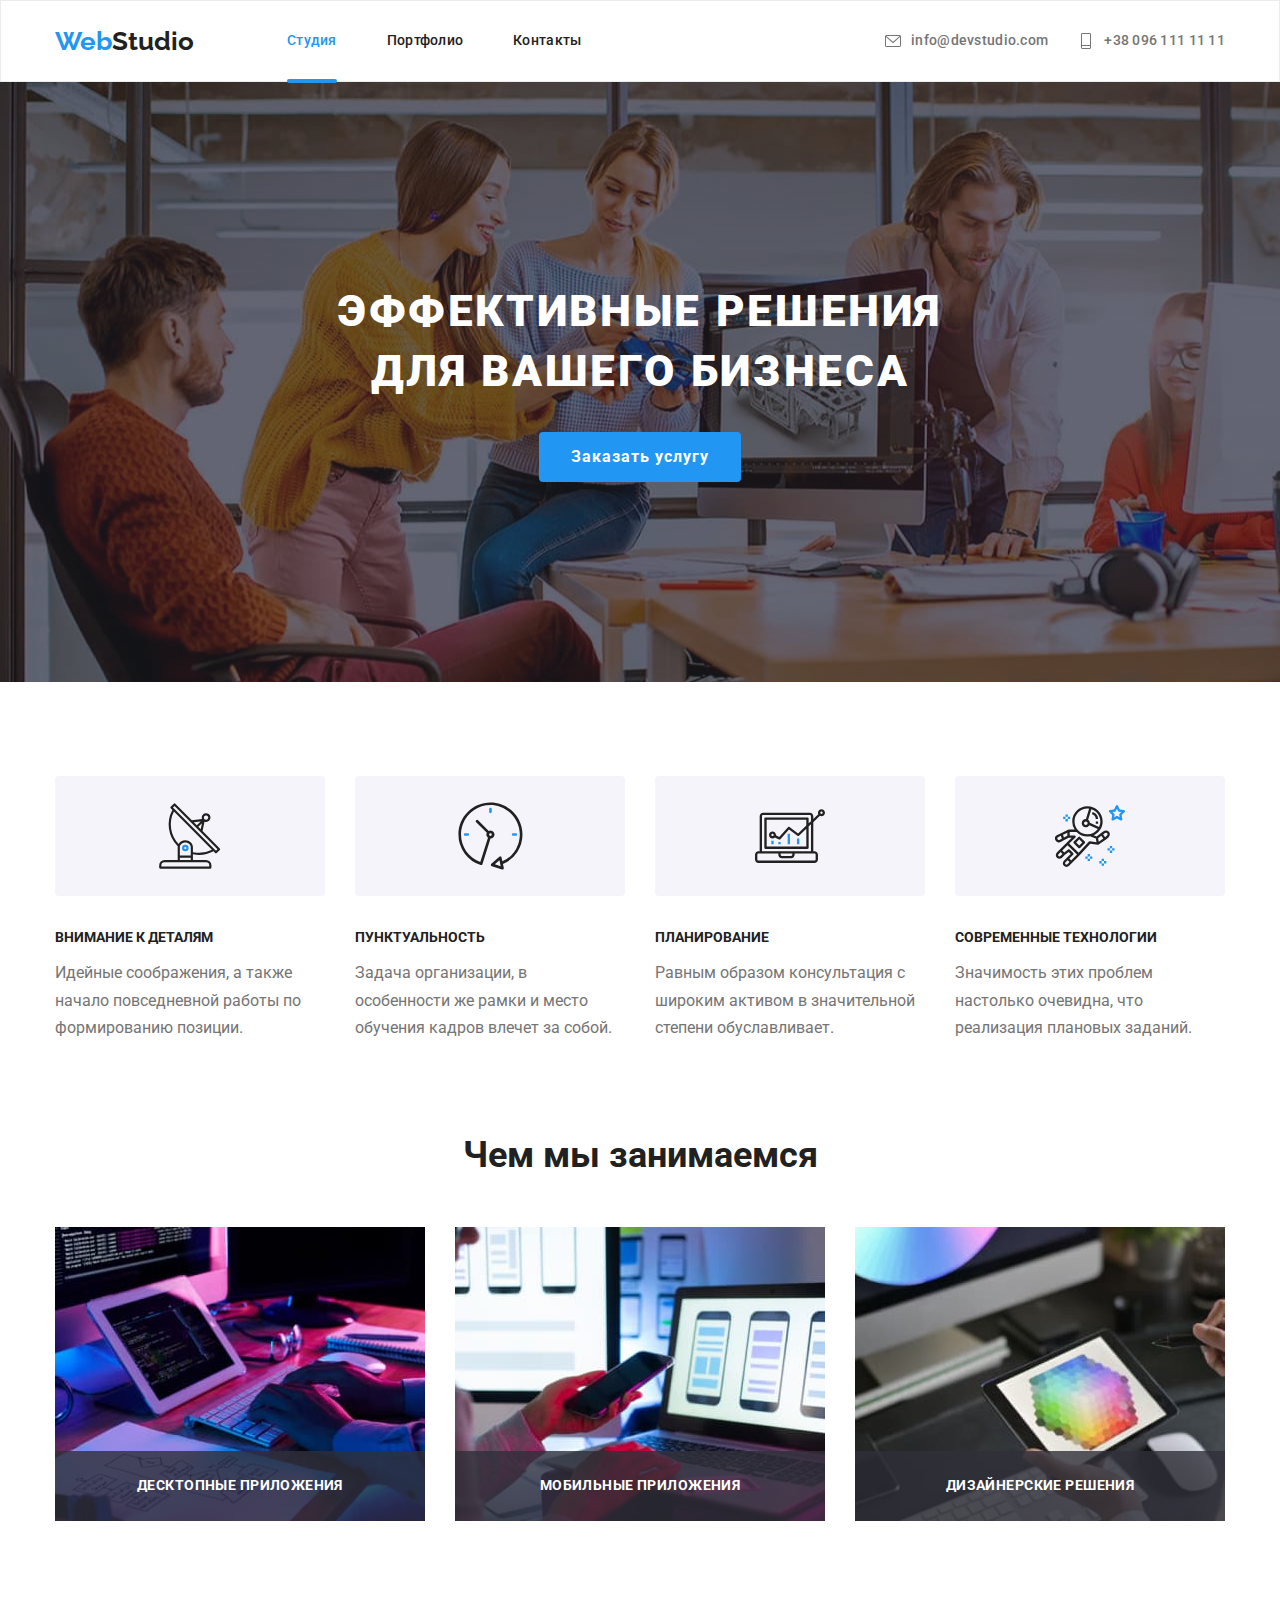
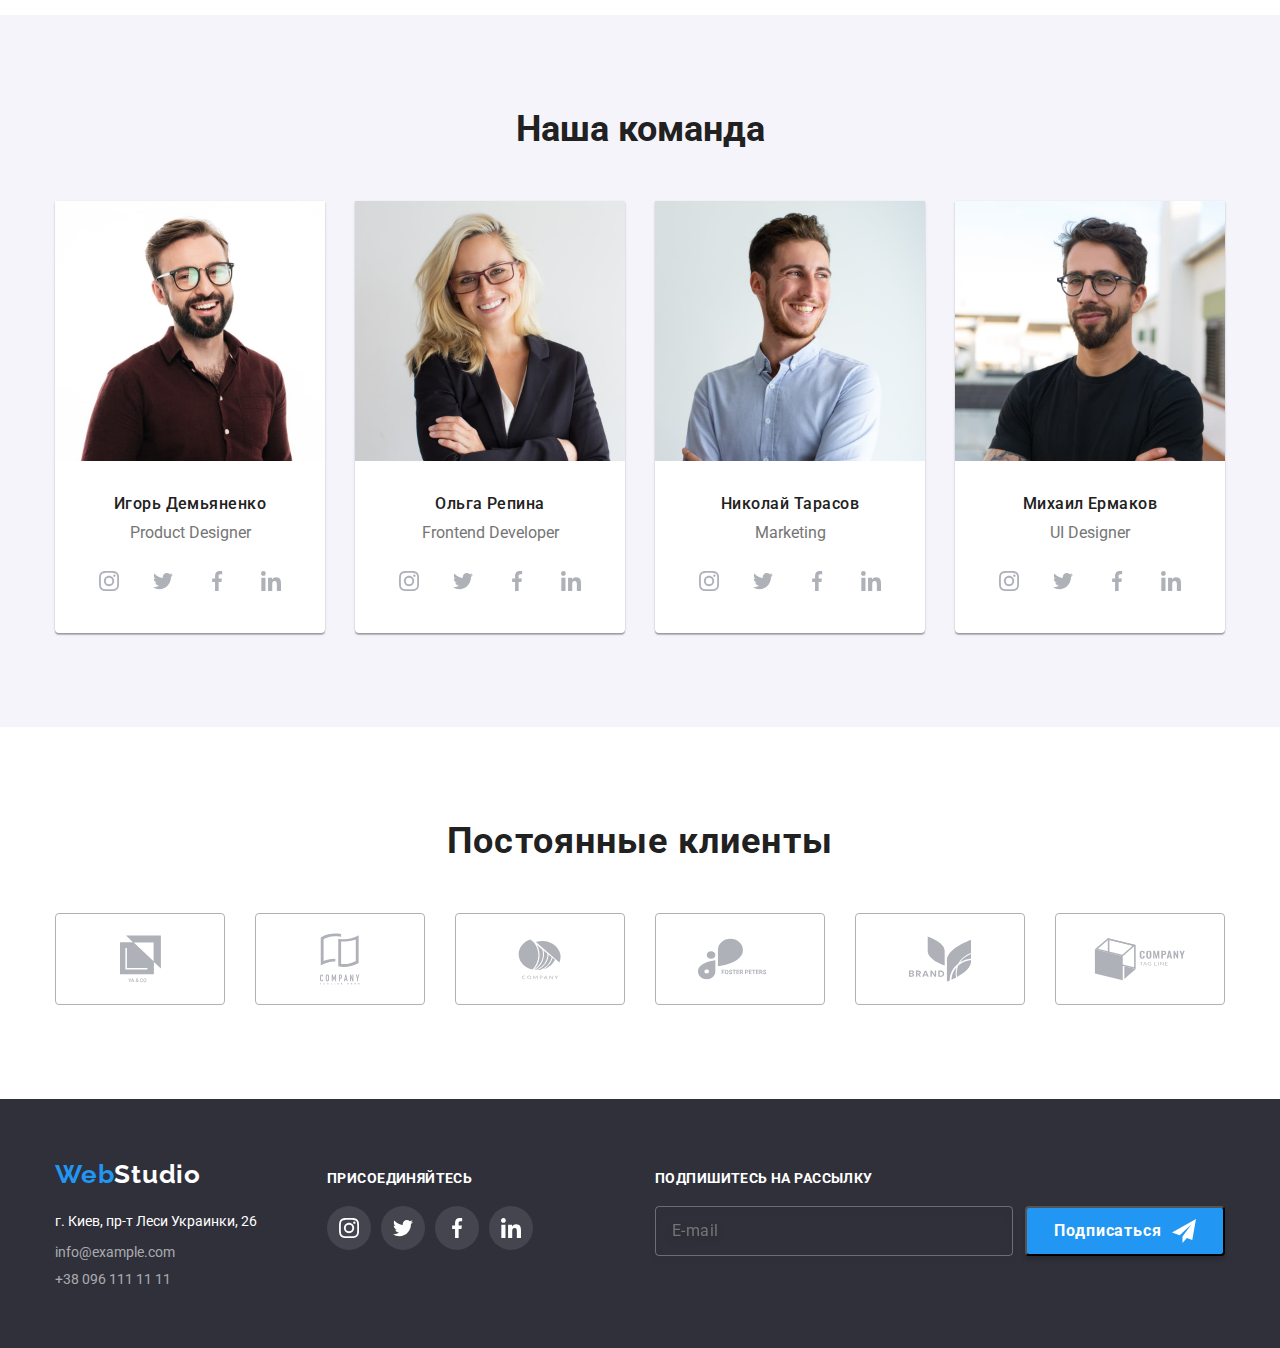
<file: index.html>
<!DOCTYPE html>
<html lang="ru">
<head>
    <meta charset="UTF-8">
    <meta http-equiv="X-UA-Compatible" content="IE=edge">
    <meta name="viewport" content="width=device-width, initial-scale=1.0">
    <title>WebStudio</title>
    <link href="https://fonts.googleapis.com/css2?family=Raleway:wght@700&family=Roboto:wght@400;500;700;900&display=swap"
     rel="stylesheet">
     <link rel="stylesheet" href="https://cdnjs.cloudflare.com/ajax/libs/modern-normalize/1.1.0/modern-normalize.min.css">
     <link rel="stylesheet" href="./css/main.min.css">
 </head>
            
     <body>
        <!-- Шапка сайта-->
        <header class="header">
            <div class="container page__container">
                <nav class="header__main-nav">
                        <a href="./index.html" class="header__logo"> <span class="header__logo-item">Web</span>Studio</a>

                        <ul class="header__site-nav">
                            <li class="site-nav__item"> <a href="./index.html" class="site-nav__link curent">Студия</a></li>
                            <li class="site-nav__item"> <a href="./portfolio.html" class="site-nav__link">Портфолио</a></li>
                            <li class="site-nav__item"> <a href="" class="site-nav__link">Контакты</a></li>
                        </ul>
                </nav> 

                <div class="contacts">
                    <ul class="header-contacts">
                        <li class="list">
                            <div class="mail">
                                <a href="mailto:info@devstudio.com" class="mail__link">
                                    <svg class="mail__icon" width="16" height="16">
                                        <use href="./images/symbol-defs.svg#icon-mail"></use>
                                    </svg>
                                    info@devstudio.com</a> 
                            </div>
                        </li>

                        <li class="list">
                            <div class="tel">
                                <a href="tel:+380961111111" class="tel__link">
                                    <svg class="tel__icon" width="16" height="16">
                                        <use href="./images/symbol-defs.svg#icon-tel"></use>
                                    </svg>
                                    +38 096 111 11 11
                                </a>
                            </div>
                        </li>
                    </ul>
                </div>
                
            </div>
        </header>
                
            <main>
                
            <!--Секция 1 (Hero)-->

                 <section class="hero">

                    <div class="container">

                        <h1 class="hero__title"> Эффективные решения для вашего бизнеса</h1>
                        <button data-modal-open type="button" class="hero__button">Заказать услугу</button>
                    </div>
                    
                 </section>

            <!--Секция 2: Преимущества компании----->

                <section class="benefits section">
                    
                    <div class="container">

                            <h2 class="benefits__title">Преимущества компании </h2>
                            <ul class="benefits__list list">
                                <li class="benefits__item">
                                    <div class="benefits__icon">
                                        <svg width="65.32" height="70">
                                            <use href="./images/symbol-defs.svg#icon-antena"></use>
                                        </svg>
                                    </div>
                                    <h3 class="benefits__subtitle">Внимание к деталям</h3>
                                    <p class="benefits__text">Идейные соображения, а также начало повседневной работы по формированию позиции.</p>
                                </li>
                            
                                <li class="benefits__item">
                                    <div class="benefits__icon">
                                        <svg width="66.96" height="70">
                                            <use href="./images/symbol-defs.svg#icon-clock"></use>
                                        </svg>
                                    </div>
                                    <h3 class="benefits__subtitle">Пунктуальность</h3>
                                    <p class="benefits__text">Задача организации, в особенности же рамки и место обучения кадров влечет за собой.</p>
                                </li>
                            
                                <li class="benefits__item">
                                    <div class="benefits__icon">
                                        <svg width="70" height="70">
                                            <use href="./images/symbol-defs.svg#icon-diagram"></use>
                                        </svg>
                                    </div>
                                    <h3 class="benefits__subtitle">Планирование</h3>
                                    <p class="benefits__text">Равным образом консультация с широким активом в значительной степени обуславливает.</p>
                                </li>
                            
                                <li class="benefits__item">
                                    <div class="benefits__icon">
                                        <svg width="70" height="70">
                                            <use href="./images/symbol-defs.svg#icon-astronaut"></use>
                                        </svg>
                                    </div>
                                    <h3 class="benefits__subtitle">Современные технологии</h3>
                                    <p class="benefits__text">Значимость этих проблем настолько очевидна, что реализация плановых заданий.</p>
                                </li> 
                            </ul>
                    </div>    
                </section>

               <!--Секция 3: Чем мы занимаемся-->

                <section class="feture section">

                    <div class="container">
                            <h2 class="feature__title">Чем мы занимаемся</h2>
                                <ul class="feature__list list">
                                    <li class="feature__item">
                                        <div class="feature__card">
                                            <img src="./images/img1.jpg" class="feature__img" alt="картинка" width="370">
                                        
                                            <p class="feature__text">Десктопные приложения</p>
                                        </div>
                                    </li>
                                    <li class="feature__item">
                                        <div class="feature__card">
                                            <img src="./images/img2.jpg" class="feature__img" alt="картинка" width="370">
                                            <p class="feature__text">Мобильные приложения</p>
                                        </div>
                                    </li>
                                    <li class="feature__item">
                                        <div class="feature__card">
                                            <img src="./images/img3.jpg" class="feature__img" alt="картинка" width="370">
                                            <p class="feature__text">Дизайнерские решения</p>
                                        </div>
                                    </li>
                                </ul>
                    </div>

                </section>

            <!--Секция 3: Наша команда-->

                <section class="team section">

                     <div class="container">
                        <h2 class="team__title">Наша команда</h2>
                                <ul class="team__list list">
                                    <li class="team__item">
                                        <img src="./images/product-designer.jpg" alt="Product Designer" lang="en" width="270" class="team__pct">
                                        <h3 class="team__subtitle">Игорь Демьяненко</h3>
                                        <p class="team__contant" lang="en">Product Designer</p>
                                        <div class="social">
                                            <ul class="social__list">
                                                <li class="social__item">
                                                    <a href="" class="social__link">
                                                        <svg class="social__icon" width="20" height="20">
                                                            <use href="./images/symbol-defs.svg#icon-instagram"></use>
                                                        </svg>
                                                    </a>
                                                </li>
                                                <li class="social__item">
                                                    <a href="" class="social__link">
                                                            <svg class="social__icon" width="20" height="20">
                                                                <use href="./images/symbol-defs.svg#icon-twitter"></use>
                                                            </svg>
                                                    </a>
                                                </li>
                                                <li class="social__item">
                                                    <a href="" class="social__link">
                                                            <svg class="social__icon" width="20" height="20">
                                                                <use href="./images/symbol-defs.svg#icon-facebook"></use>
                                                            </svg>  
                                                    </a>
                                                </li>
                                                <li class="social__item">
                                                    <a href="" class="social__link">
                                                            <svg class="social__icon" width="20" height="20">
                                                                <use href="./images/symbol-defs.svg#icon-linkedin"></use>
                                                            </svg>
                                                        </a>
                                                </li>
                                            </ul>
                                        </div>
                                    </li>
                                    <li class="team__item">
                                        <img src="./images/frontend-developer.jpg" alt="Frontend Developer" lang="en" width="270" class="team__pct">
                                        <h3 class="team__subtitle">Ольга Репина</h3>
                                        <p class="team__contant" lang="en">Frontend Developer</p>
                                        <div class="social">
                                            <ul class="social__list">
                                                <li class="social__item">
                                                    <a href="" class="social__link">
                                                        <svg class="social__icon" width="20" height="20">
                                                            <use href="./images/symbol-defs.svg#icon-instagram"></use>
                                                        </svg>
                                                    </a>
                                                </li>
                                                <li class="social__item">
                                                    <a href="" class="social__link">
                                                        <svg class="social__icon" width="20" height="20">
                                                            <use href="./images/symbol-defs.svg#icon-twitter"></use>
                                                        </svg>
                                                    </a>
                                                </li>
                                                <li class="social__item">
                                                    <a href="" class="social__link">
                                                        <svg class="social__icon" width="20" height="20">
                                                            <use href="./images/symbol-defs.svg#icon-facebook"></use>
                                                        </svg>
                                                    </a>
                                                </li>
                                                <li class="social__item">
                                                    <a href="" class="social__link">
                                                        <svg class="social__icon" width="20" height="20">
                                                            <use href="./images/symbol-defs.svg#icon-linkedin"></use>
                                                        </svg>
                                                    </a>
                                                </li>
                                            </ul>
                                        </div>
                                    </li>
                                    <li class="team__item">
                                        <img src="./images/marketing.jpg" alt="Marketing" lang="en" width="270" class="team__pct">
                                        <h3 class="team__subtitle">Николай Тарасов</h3>
                                        <p class="team__contant" lang="en">Marketing</p>
                                        <div class="social">
                                            <ul class="social__list">
                                                <li class="social__item">
                                                    <a href="" class="social__link">
                                                        <svg class="social__icon" width="20" height="20">
                                                            <use href="./images/symbol-defs.svg#icon-instagram"></use>
                                                        </svg>
                                                    </a>
                                                </li>
                                                <li class="social__item">
                                                    <a href="" class="social__link">
                                                        <svg class="social__icon" width="20" height="20">
                                                            <use href="./images/symbol-defs.svg#icon-twitter"></use>
                                                        </svg>
                                                    </a>
                                                </li>
                                                <li class="social__item">
                                                    <a href="" class="social__link">
                                                        <svg class="social__icon" width="20" height="20">
                                                            <use href="./images/symbol-defs.svg#icon-facebook"></use>
                                                        </svg>
                                                    </a>
                                                </li>
                                                <li class="social__item">
                                                    <a href="" class="social__link">
                                                        <svg class="social__icon" width="20" height="20">
                                                            <use href="./images/symbol-defs.svg#icon-linkedin"></use>
                                                        </svg>
                                                    </a>
                                                </li>
                                            </ul>
                                        </div>
                                    </li>
                                    <li class="team__item">
                                        <img src="./images/ui-designer.jpg" alt="UI Designer" lang="en" width="270" class="team__pct">
                                        <h3 class="team__subtitle">Михаил Ермаков</h3>
                                        <p class="team__contant" lang="en">UI Designer</p>
                                        <div class="social">
                                            <ul class="social__list">
                                                <li class="social__item">
                                                    <a href="" class="social__link">
                                                        <svg class="social__icon" width="20" height="20">
                                                            <use href="./images/symbol-defs.svg#icon-instagram"></use>
                                                        </svg>
                                                    </a>
                                                </li>
                                                <li class="social__item">
                                                    <a href="" class="social__link">
                                                        <svg class="social__icon" width="20" height="20">
                                                            <use href="./images/symbol-defs.svg#icon-twitter"></use>
                                                        </svg>
                                                    </a>
                                                </li>
                                                <li class="social__item">
                                                    <a href="" class="social__link">
                                                        <svg class="social__icon" width="20" height="20">
                                                            <use href="./images/symbol-defs.svg#icon-facebook"></use>
                                                        </svg>
                                                    </a>
                                                </li>
                                                <li class="social__item">
                                                    <a href="" class="social__link">
                                                        <svg class="social__icon" width="20" height="20">
                                                            <use href="./images/symbol-defs.svg#icon-linkedin"></use>
                                                        </svg>
                                                    </a>
                                                </li>
                                            </ul>
                                        </div>
                                    </li>
                                </ul>
                        </div>

                </section>

                <section class="clients section">
                    <div class="container">
                            <h2 class="clients__title">Постоянные клиенты</h2>
                        
                            <ul class="clients__list">
                                <li class="clients__item">
                                    <a href="client1" class="client__link">
                                        <svg class="clients-icon" width="41" >
                                            <use href="./images/symbol-defs.svg#icon-company1"></use>
                                        </svg>
                                    </a>
                                </li>
                                <li class="clients__item">
                                    <a href="client2" class="client__link">
                                        <svg class="clients-icon" width="40">
                                            <use href="./images/symbol-defs.svg#icon-company2"></use>
                                        </svg>
                                    </a>
                                </li>
                                <li class="clients__item">
                                    <a href="client3" class="client__link">
                                        <svg class="clients-icon" width="43.46">
                                            <use href="./images/symbol-defs.svg#icon-company3"></use>
                                        </svg>
                                    </a>
                                </li>
                                <li class="clients__item">
                                    <a href="client4" class="client__link">
                                        <svg class="clients-icon" width="84.44">
                                            <use href="./images/symbol-defs.svg#icon-company4"></use>
                                        </svg>
                                    </a>
                                </li>
                                <li class="clients__item">
                                    <a href="client5" class="client__link">
                                        <svg class="clients-icon" width="62.54">
                                            <use href="./images/symbol-defs.svg#icon-company5"></use>
                                        </svg>
                                    </a>
                                </li>
                                <li class="clients__item">
                                    <a href="client6" class="client__link">
                                        <svg class="clients-icon" width="93.79">
                                            <use href="./images/symbol-defs.svg#icon-company6"></use>
                                        </svg>
                                    </a>
                                </li>
                            </ul>
                        </div>

                </section>

             </main>
                
            <!--Футер-->

            <footer class="footer">

                <div class="container footer__container">
                        <div class="footer__contacts">
                            <a class="footer__logo" href="./index.html"> <span class="footer__logo--white">Web</span>Studio</a>
                            <address>
                                <p class="footer__adress">г. Киев, пр-т Леси Украинки, 26</p>
                                
                                <ul class="footer__list">
                                    <li class="footer__mail"><a href="info@example.com" class="footer__mail--item">info@example.com</a></li>
                                    <li class="footer__tel"><a href="tel:+380961111111" class="footer__tel--item"> +38 096 111 11 11</a></li>
                                </ul>
                            </address>
                        </div>

                        <div class="footer__social">
                            <p class="footer__social--title">Присоединяйтесь</p>

                                
                                    <ul class="footer__social--list list">
                                        <li class="footer__social--item">
                                            <a href="" class="footer__social--link">
                                                <svg class="footer__social--icon" width="20" height="20">
                                                    <use href="./images/symbol-defs.svg#icon-instagram2"></use>
                                                </svg>
                                            </a>
                                        </li>
                                        
                                        <li class="footer__social--item">
                                            <a href="" class="footer__social--link">
                                                <svg class="footer__social--icon" width="20" height="20">
                                                    <use href="./images/symbol-defs.svg#icon-twitter2"></use>
                                                </svg>
                                            </a>
                                        </li>
                            
                                        <li class="footer__social--item">
                                            <a href="" class="footer__social--link">
                                                <svg class="footer__social--icon" width="20" height="20">
                                                    <use href="./images/symbol-defs.svg#icon-facebook"></use>
                                                </svg>
                                            </a>
                                        </li>
                                        
                                        <li class="footer__social--item">
                                            <a href="" class="footer__social--link">
                                                <svg class="footer__social--icon" width="20" height="20">
                                                    <use href="./images/symbol-defs.svg#icon-linkedin2"></use>
                                                </svg>
                                            </a>
                                        </li>
                                    </ul>
                                
                        </div>
                            <form>
                                <div class="footer__form">
                                    <div class="footer__sign">
                                        <strong class="footer__label">подпишитесь на рассылку</strong>
                                        <input type="email" name="email" id="sign-form" class="footer__input" placeholder="E-mail">
                                    </div>
                                    <button type="submit" class="footer__button">Подписаться
                                        <svg width="24" height="24" class="footer__button--icon">
                                            <use href="./images/symbol-defs.svg#icon-send"></use>
                                        </svg>
                                    </button>
                                </div>
                            </form>
                </div>
                
            </footer>

            <div data-modal class="backdrop is-hidden">
                <div class="modal">
                        <form class="form">
                            
                                <p class="form__title">Оставьте свои данные, мы вам перезвоним</p>

                                <div class="form__field">
                                    <label for="name" class="form__label"> Имя</label>
                                    <input type="text" name="name" id="name" class="form__input">
                                    <svg class="form__icon" width="18" height="18">
                                        <use href="./images/symbol-defs.svg#icon-person-black"></use>
                                    </svg>
                                </div>
                                <div class="form__field">
                                    <label for="tel" class="form__label">Телефон</label>
                                    <input type="tel" name="tel" id="tel" class="form__input">
                                    <svg class="form__icon" width="18" height="18">
                                        <use href="./images/symbol-defs.svg#icon-phone-black"></use>
                                    </svg>
                                </div>
                                <div class="form__field">
                                    <label for="email" class="form__label">Почта</label>
                                    <input type="email" name="email" id="email" class="form__input">
                                    <svg class="form__icon" width="18" height="18">
                                        <use href="./images/symbol-defs.svg#icon-email-black"></use>
                                    </svg>
                                </div>

                                <div class="form__field comment-input">
                                    <label for="comment" class="form__label">Коментарий</label>
                                    <textarea name="comment" id="comment" cols="30" rows="10" placeholder="Введите текст" class="form__comment form__input"></textarea>
                                </div>

                                <div class="policy">
                                    <label class="policy__label">
                                        <input type="checkbox" name="policy" value="policy" class="checkbox">
                                        <span class="policy__icon"></span>
                                        Соглашаюсь с рассылкой и принимаю&nbsp;
                                        <a href="" class="policy__link">Условия договора</a>
                                            
                                    </label>
                                </div>
                                
                                <button type="submit" class="form__button--submit">Отправить</button>
                        </form>

                    <button data-modal-close class="form__button--close">
                        <svg class="form__icon--close" width="11" height="11">
                            <use href="./images/symbol-defs.svg#icon-close"></use>
                        </svg>
                    </button>

                </div>
            </div>

            <script src="./js/modal.js"></script>
     </body>

</html>
</file>
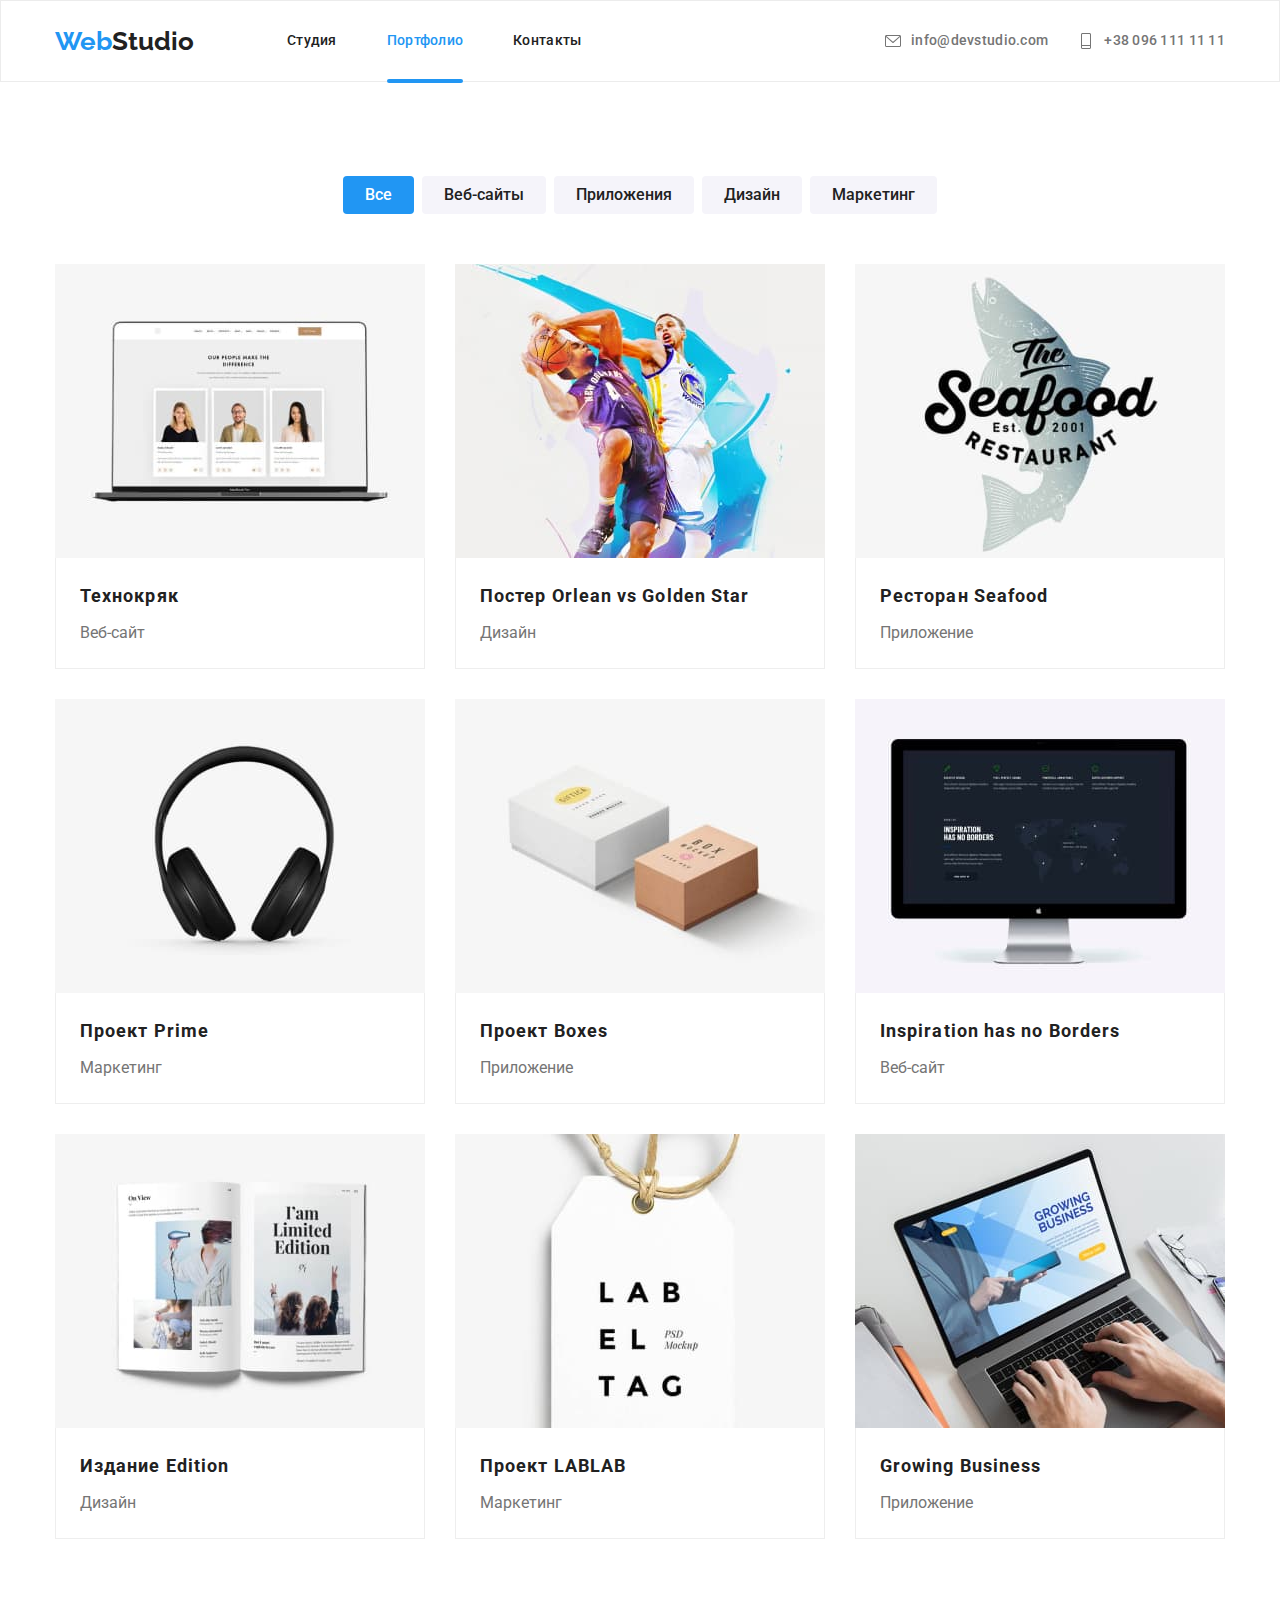
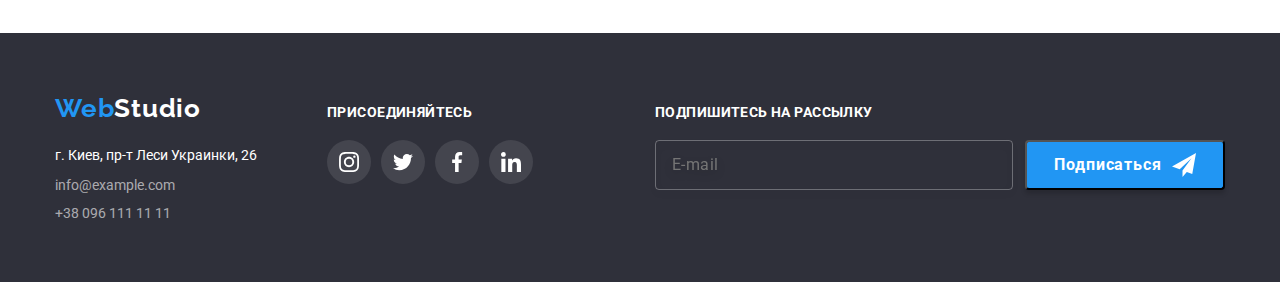
<file: portfolio.html>
<!DOCTYPE html>
<html lang="ru">

<head>
    <meta charset="UTF-8">
    <meta http-equiv="X-UA-Compatible" content="IE=edge">
    <meta name="viewport" content="width=device-width, initial-scale=1.0">
    <title>WebStudio</title>
    <link href="https://fonts.googleapis.com/css2?family=Raleway:wght@700&family=Roboto:wght@400;500;700;900&display=swap"
    rel="stylesheet">
    <link rel="stylesheet" href="https://cdnjs.cloudflare.com/ajax/libs/modern-normalize/1.1.0/modern-normalize.min.css">
    <link rel="stylesheet" href="./css/main.min.css">
</head>

<body>
    <!-- Шапка сайта-->

    <header class="header">
        <div class="container page__container">
            <nav class="header__main-nav">
                    <a href="./index.html" class="header__logo"> <span class="header__logo-item">Web</span>Studio</a>

                    <ul class="header__site-nav">
                        <li class="site-nav__item"> <a href="./index.html" class="site-nav__link">Студия</a></li>
                        <li class="site-nav__item"> <a href="./portfolio.html" class="site-nav__link  curent">Портфолио</a></li>
                        <li class="site-nav__item"> <a href="" class="site-nav__link">Контакты</a></li>
                    </ul>
            </nav> 

            <div class="contacts">
                <ul class="header-contacts">
                    <li class="list">
                        <div class="mail">
                            <a href="mailto:info@devstudio.com" class="mail__link">
                                <svg class="mail__icon" width="16" height="16">
                                    <use href="./images/symbol-defs.svg#icon-mail"></use>
                                </svg>
                                info@devstudio.com</a> 
                        </div>
                    </li>

                    <li class="list">
                        <div class="tel">
                            <a href="tel:+380961111111" class="tel__link">
                                <svg class="tel__icon" width="16" height="16">
                                    <use href="./images/symbol-defs.svg#icon-tel"></use>
                                </svg>
                                +38 096 111 11 11
                            </a>
                        </div>
                    </li>
                </ul>
            </div>
            
        </div>
    </header>

        <!--Hero-->
        <main>
            <section class="portfolio section">
                <div class="container">
                    <h1 class="portfolio__title">Портфолио</h1>
                        
                    <ul class="portfolio__button-list">
                        <li class="portfolio__button-item"> <button type="button" class="portfolio__button-link curent">Все</button></li>
                        <li class="portfolio__button-item"> <button type="button" class="portfolio__button-link">Веб-сайты</button></li>
                        <li class="portfolio__button-item"> <button type="button" class="portfolio__button-link">Приложения</button></li>
                        <li class="portfolio__button-item"> <button type="button" class="portfolio__button-link">Дизайн</button></li>
                        <li class="portfolio__button-item"> <button type="button" class="portfolio__button-link">Маркетинг</button></li>
                    </ul>

                    <ul class="product-list">
                            <li class="product-list__item">
                                <a href="" class="product-list__link">
                                    <div class="product-list__thumb">
                                        <img src="./images/techno.jpg" alt="Технокряк" width="370" class="product-list__pct">
                                        <div class="product-list__overlay">
                                            <p class="product-list__description">
                                                Ресурс предлагает комплексные предложения с разным уровнем функционала и сервисов. Все это позволит посетителю получить
                                                исчерпывающие сведения о компании или частном лице.
                                            </p>
                                        </div>
                                    </div>
                                     <div class="product-list__label">
                                         <h2 class="product-list__title">Технокряк</h2>
                                          <p class="product-list__text">Веб-сайт</p>
                                    </div>
                                </a>
                            </li>

                            <li class="product-list__item">
                                <a href="" class="product-list__link">
                                    <div class="product-list__thumb">
                                        <img src="./images/poster.jpg" alt="Постер New Orlean vs Golden Star" width="370" class="product-list__pct">
                                        <div class="product-list__overlay">
                                                <p class="product-list__description">
                                                    Ресурс предлагает комплексные предложения с разным уровнем функционала и сервисов. Все это позволит посетителю
                                                    получить исчерпывающие сведения о компании или частном лице.
                                                </p>
                                        </div>
                                    </div>
                                            <div class="product-list__label">
                                                <h2 class="product-list__title">Постер <span lang="en">Orlean vs Golden Star</span> </h2>
                                                <p class="product-list__text">Дизайн</p>
                                            </div>
                                </a>
                            </li>

                            <li class="product-list__item">
                                <a href="" class="product-list__link">
                                    <div class="product-list__thumb">
                                        <img src="./images/restaurant.jpg" alt="Ресторан Seafood" width="370" class="product-list__pct">
                                            <div class="product-list__overlay">
                                                <p class="product-list__description">
                                                    Ресурс предлагает комплексные предложения с разным уровнем функционала и сервисов. Все это позволит посетителю
                                                    получить исчерпывающие сведения о компании или частном лице.
                                                </p>
                                            </div>
                                    </div>
                                        <div class="product-list__label">
                                                <h2 class="product-list__title">Ресторан <span lang="en">Seafood</span></h2>
                                                <p class="product-list__text">Приложение</p>
                                            </div>  
                                </a>
                            </li>

                            <li class="product-list__item">
                                <a href="" class="product-list__link">
                                    <div class="product-list__thumb">
                                            <img src="./images/prime.jpg" alt="Проект Prime" width="370" class="product-list__pct">
                                            <div class="product-list__overlay">
                                                <p class="product-list__description">
                                                    Ресурс предлагает комплексные предложения с разным уровнем функционала и сервисов. Все это позволит посетителю
                                                    получить исчерпывающие сведения о компании или частном лице.
                                                </p>
                                            </div>
                                    </div>
                                            <div class="product-list__label">
                                                <h2 class="product-list__title">Проект <span lang="en">Prime</span></h2>
                                                <p class="product-list__text">Маркетинг</p>
                                            </div>
                                </a>
                            </li>

                            <li class="product-list__item">
                                <a href="" class="product-list__link">
                                    <div class="product-list__thumb">
                                        <img src="./images/boxes.jpg" alt="Проект Boxes" width="370" class="product-list__pct">
                                        <div class="product-list__overlay">
                                            <p class="product-list__description">
                                                Ресурс предлагает комплексные предложения с разным уровнем функционала и сервисов. Все это позволит посетителю
                                                получить исчерпывающие сведения о компании или частном лице.
                                            </p>
                                        </div>
                                    </div>
                                        <div class="product-list__label">
                                                <h2 class="product-list__title">Проект <span lang="en">Boxes</span></h2>
                                                <p class="product-list__text">Приложение</p>
                                            </div>
                                </a>
                            </li>

                            <li class="product-list__item">
                                <a href="" class="product-list__link">
                                    <div class="product-list__thumb">
                                       <img src="./images/Inspiration.jpg" alt="Inspiration has no Borders" width="370" class="product-list__pct">
                                    <div class="product-list__overlay">
                                        <p class="product-list__description">
                                            Ресурс предлагает комплексные предложения с разным уровнем функционала и сервисов. Все это позволит посетителю
                                            получить исчерпывающие сведения о компании или частном лице.
                                        </p>
                                    </div>
                                    </div>
                                            <div class="product-list__label">
                                                <h2 class="product-list__title" lang="en">Inspiration has no Borders</h2>
                                                <p class="product-list__text">Веб-сайт</p>
                                            </div>
                                </a>
                            </li>

                            <li class="product-list__item">
                                <a href="" class="product-list__link">
                                    <div class="product-list__thumb">
                                        <img src="./images/edition.jpg" alt="Издание Limited Edition" width="370" class="product-list__pct">
                                        <div class="product-list__overlay">
                                            <p class="product-list__description">
                                                Ресурс предлагает комплексные предложения с разным уровнем функционала и сервисов. Все это позволит посетителю
                                                получить исчерпывающие сведения о компании или частном лице.
                                            </p>
                                        </div>
                                    </div>
                                        <div class="product-list__label">
                                            <h2 class="product-list__title">Издание <span lang="en">Edition</span> </h2>
                                            <p class="product-list__text">Дизайн</p>
                                        </div>
                                </a>        
                            </li>

                            <li class="product-list__item">
                                <a href="" class="product-list__link">
                                    <div class="product-list__thumb">
                                        <img src="./images/lab.jpg" alt="Проект LAB" width="370" class="product-list__pct">
                                        <div class="product-list__overlay">
                                            <p class="product-list__description">
                                                Ресурс предлагает комплексные предложения с разным уровнем функционала и сервисов. Все это позволит посетителю
                                                получить исчерпывающие сведения о компании или частном лице.
                                            </p>
                                        </div>
                                    </div>
                                            <div class="product-list__label">
                                                <h2 class="product-list__title">Проект <span lang="en">LAB</span>LAB</h2>
                                                <p class="product-list__text">Маркетинг</p>
                                            </div>
                                </a>
                            </li>

                            <li class="product-list__item">
                                <a href="" class="product-list__link">
                                    <div class="product-list__thumb">
                                        <img src="./images/bisiness.jpg" alt="Growing Business" width="370" class="product-list__pct">
                                        <div class="product-list__overlay">
                                            <p class="product-list__description">
                                                Ресурс предлагает комплексные предложения с разным уровнем функционала и сервисов. Все это позволит посетителю
                                                получить исчерпывающие сведения о компании или частном лице.
                                            </p>
                                        </div>
                                    </div>
                                            <div class="product-list__label">
                                                <h2 class="product-list__title" >Growing Business</h2>
                                                <p class="product-list__text">Приложение</p>
                                            </div>
                                </a>
                            </li>
                    </ul>

                 </div>

            </section>
        </main>
        
        <!--Футер-->
        <footer class="footer">

            <div class="container footer__container">
                    <div class="footer__contacts">
                        <a class="footer__logo" href="./index.html"> <span class="footer__logo--white">Web</span>Studio</a>
                        <address>
                            <p class="footer__adress">г. Киев, пр-т Леси Украинки, 26</p>
                            
                            <ul class="footer__list">
                                <li class="footer__mail"><a href="info@example.com" class="footer__mail--item">info@example.com</a></li>
                                <li class="footer__tel"><a href="tel:+380961111111" class="footer__tel--item"> +38 096 111 11 11</a></li>
                            </ul>
                        </address>
                    </div>

                    <div class="footer__social">
                        <p class="footer__social--title">Присоединяйтесь</p>

                            
                                <ul class="footer__social--list list">
                                    <li class="footer__social--item">
                                        <a href="" class="footer__social--link">
                                            <svg class="footer__social--icon" width="20" height="20">
                                                <use href="./images/symbol-defs.svg#icon-instagram2"></use>
                                            </svg>
                                        </a>
                                    </li>
                                    
                                    <li class="footer__social--item">
                                        <a href="" class="footer__social--link">
                                            <svg class="footer__social--icon" width="20" height="20">
                                                <use href="./images/symbol-defs.svg#icon-twitter2"></use>
                                            </svg>
                                        </a>
                                    </li>
                        
                                    <li class="footer__social--item">
                                        <a href="" class="footer__social--link">
                                            <svg class="footer__social--icon" width="20" height="20">
                                                <use href="./images/symbol-defs.svg#icon-facebook"></use>
                                            </svg>
                                        </a>
                                    </li>
                                    
                                    <li class="footer__social--item">
                                        <a href="" class="footer__social--link">
                                            <svg class="footer__social--icon" width="20" height="20">
                                                <use href="./images/symbol-defs.svg#icon-linkedin2"></use>
                                            </svg>
                                        </a>
                                    </li>
                                </ul>
                            
                    </div>
                        <form>
                            <div class="footer__form">
                                <div class="footer__sign">
                                    <strong class="footer__label">подпишитесь на рассылку</strong>
                                    <input type="email" name="email" id="sign-form" class="footer__input" placeholder="E-mail">
                                </div>
                                <button type="submit" class="footer__button">Подписаться
                                    <svg width="24" height="24" class="footer__button--icon">
                                        <use href="./images/symbol-defs.svg#icon-send"></use>
                                    </svg>
                                </button>
                            </div>
                        </form>
            </div>
            
        </footer>

 </body>
</file>
<file: css/main.min.css>
*::before,*::after{-webkit-box-sizing:inherit;box-sizing:inherit}* body{color:#757575;background-color:#fff;font-family:Roboto,sans-serif;font-size:16px}.list{list-style:none}.header{border:1px solid #ececec}.header__logo,.header__logo-item{color:#212121;font-family:raleway;font-weight:700;font-size:26px;line-height:1.19;text-decoration:none;padding-top:24px;padding-bottom:24px}.header__logo-item{color:#2196f3}.header__site-nav{display:-webkit-box;display:-ms-flexbox;display:flex;margin-left:93px;margin-top:0px;margin-bottom:0px;padding-left:0px;list-style:none}.site-nav__link{position:relative;-webkit-transition-property:color;transition-property:color;-webkit-transition-duration:250ms;transition-duration:250ms;-webkit-transition-timing-function:cubic-bezier(0.4, 0, 0.2, 1);transition-timing-function:cubic-bezier(0.4, 0, 0.2, 1);display:block;padding-top:32px;padding-bottom:32px;color:#212121;font-weight:500;font-size:14px;line-height:1.14;letter-spacing:.02em;text-decoration:none}.site-nav__link:hover,.site-nav__link:focus{color:#2196f3}.site-nav__link.curent{color:#2196f3}.site-nav__link.curent::after{content:"";display:block;background-color:#2196f3;width:100%;height:4px;border-radius:2px;position:absolute;left:0px;bottom:-2px}.site-nav__item:not(:last-child){margin-right:50px}.header__main-nav{display:-webkit-box;display:-ms-flexbox;display:flex;-webkit-box-align:center;-ms-flex-align:center;align-items:center}.section{padding-top:94px;padding-bottom:94px}.feture{padding-top:0px}.container{width:1200px;padding-left:15px;padding-right:15px;margin-left:auto;margin-right:auto}.page__container{display:-webkit-box;display:-ms-flexbox;display:flex;-webkit-box-pack:justify;-ms-flex-pack:justify;justify-content:space-between}.footer__container{display:-webkit-box;display:-ms-flexbox;display:flex;-webkit-box-align:baseline;-ms-flex-align:baseline;align-items:baseline}.hero{background-image:-webkit-gradient(linear, left top, left bottom, from(rgba(47, 48, 58, 0.4)), to(rgba(47, 48, 58, 0.4))),url(../images/hero-background.jpg);background-image:linear-gradient(rgba(47, 48, 58, 0.4), rgba(47, 48, 58, 0.4)),url(../images/hero-background.jpg);max-width:1600px;margin:0 auto;text-align:center;padding-top:200px;padding-bottom:200px;background-size:cover;background-repeat:no-repeat}.hero__title{color:#fff;font-weight:900;font-size:44px;line-height:1.36;text-align:center;letter-spacing:.06em;width:696px;margin-top:0px;margin-bottom:30px;margin-left:auto;margin-right:auto;text-transform:uppercase}.benefits__list{display:-webkit-box;display:-ms-flexbox;display:flex;-webkit-box-pack:center;-ms-flex-pack:center;justify-content:center;margin-top:0px;margin-bottom:0px;padding-left:0px;padding-right:0px}.benefits__item{width:270px}.benefits__item:not(:last-child){margin-right:30px}.benefits__subtitle{color:#212121;margin-top:0px;margin-bottom:10px;font-size:14px;line-height:1.7;text-transform:uppercase}.benefits__text{margin-top:0px;margin-bottom:0px;line-height:1.71}.benefits__icon{display:-webkit-box;display:-ms-flexbox;display:flex;-webkit-box-pack:center;-ms-flex-pack:center;justify-content:center;-webkit-box-align:center;-ms-flex-align:center;align-items:center;width:270px;height:120px;background-color:#f5f4fa;margin-bottom:30px;border-radius:4px}.benefits__title{position:absolute;white-space:nowrap;width:1px;height:1px;overflow:hidden;border:0;padding:0;clip:rect(0 0 0 0);-webkit-clip-path:inset(50%);clip-path:inset(50%);margin:-1px}.portfolio__title{position:absolute;white-space:nowrap;width:1px;height:1px;overflow:hidden;border:0;padding:0;clip:rect(0 0 0 0);-webkit-clip-path:inset(50%);clip-path:inset(50%);margin:-1px}.checkbox{position:absolute;width:1px;height:1px;margin:-1px;border:0;padding:0;clip:rect(0 0 0 0);overflow:hidden}.feature__title{margin-top:0px;margin-bottom:50px;color:#212121;font-weight:700;font-size:36px;line-height:1.16;text-align:center}.feature__list{display:-webkit-box;display:-ms-flexbox;display:flex;margin-top:0px;margin-bottom:0px;padding-left:0px;padding-right:0px}.feature__item{margin-right:30px}.feature__item:nth-last-child(-n+1){margin-right:0px}.feature__img{display:block;max-width:100%;height:auto}.feature__card{position:relative;display:-webkit-box;display:-ms-flexbox;display:flex}.feature__text{display:-webkit-box;display:-ms-flexbox;display:flex;-webkit-box-pack:center;-ms-flex-pack:center;justify-content:center;-webkit-box-align:center;-ms-flex-align:center;align-items:center;position:absolute;bottom:0;background-color:rgba(47,48,58,.8);width:370px;height:70px;margin-top:0px;margin-bottom:0px;width:100%;font-weight:700;font-size:14px;line-height:1.14;letter-spacing:.03em;text-transform:uppercase;color:#fff}.team{background-color:#f5f4fa}.team__title{margin-top:0px;margin-bottom:50px;text-align:center;color:#212121;font-weight:700;font-size:36px;line-height:1.16}.team__list{display:-webkit-box;display:-ms-flexbox;display:flex;-webkit-box-pack:center;-ms-flex-pack:center;justify-content:center;text-align:center;margin-top:0px;margin-bottom:0px;padding-left:0px}.team__item{padding-bottom:30px;-webkit-box-shadow:0px 1px 3px rgba(0,0,0,.12),0px 1px 1px rgba(0,0,0,.14),0px 2px 1px rgba(0,0,0,.2);box-shadow:0px 1px 3px rgba(0,0,0,.12),0px 1px 1px rgba(0,0,0,.14),0px 2px 1px rgba(0,0,0,.2);border-radius:0px 0px 4px 4px;background-color:#fff}.team__item:not(:last-child){margin-right:30px}.team__subtitle{margin-bottom:10px;margin-top:0px;color:#212121;font-weight:500;font-size:16px;line-height:1.18;text-align:center;letter-spacing:.03em}.team__contant{font-weight:400;font-size:16px;line-height:1.18;margin-top:0px;margin-bottom:16px}.team__pct{margin-bottom:30px}.clients__title{margin-top:0px;margin-bottom:50px;font-weight:700;font-size:36px;line-height:1.16;text-align:center;letter-spacing:.03em;color:#212121}.clients__list{display:-webkit-box;display:-ms-flexbox;display:flex;-webkit-box-pack:center;-ms-flex-pack:center;justify-content:center;list-style:none;margin-top:0px;margin-bottom:0px;padding-left:0px}.clients__item{margin-right:30px;margin-top:0px;margin-bottom:0px}.clients__item:last-child{margin-right:0px}.client__link{-webkit-transition-property:border,color;transition-property:border,color;-webkit-transition-duration:250ms;transition-duration:250ms;-webkit-transition-timing-function:cubic-bezier(0.4, 0, 0.2, 1);transition-timing-function:cubic-bezier(0.4, 0, 0.2, 1);display:-webkit-box;display:-ms-flexbox;display:flex;-webkit-box-pack:center;-ms-flex-pack:center;justify-content:center;width:170px;height:92px;left:215px;top:2493px;color:#afb1b8;border:1px solid #afb1b8;border-radius:4px}.client__link:hover,.client__link:focus{border-color:#2196f3;color:#2196f3}.clients-icon{fill:currentColor}.footer{background-color:#2f303a;padding-top:60px;padding-bottom:60px}.footer__adress{color:#fff;font-style:normal;font-weight:400;font-size:14px;line-height:1.7;margin-top:0px;margin-bottom:9px}.footer__logo{color:#fff;display:inline-block;margin-top:0px;margin-bottom:20px;padding-top:0px;padding-bottom:0px;margin-top:0px;font-family:raleway;font-weight:700;font-size:26px;line-height:1.19;letter-spacing:.03em;text-decoration:none}.footer__logo--white{color:#2196f3;margin-top:0px}.social__list{display:-webkit-box;display:-ms-flexbox;display:flex;-webkit-box-pack:center;-ms-flex-pack:center;justify-content:center;padding-left:0px;list-style:none}.social__item+.social__item{margin-left:10px}.social__link{width:44px;height:44px;border-radius:50%;display:-webkit-box;display:-ms-flexbox;display:flex;-webkit-box-align:center;-ms-flex-align:center;align-items:center;-webkit-box-pack:center;-ms-flex-pack:center;justify-content:center;color:#afb1b8;-webkit-transition-property:color,background-color;transition-property:color,background-color;-webkit-transition-duration:250ms;transition-duration:250ms;-webkit-transition-timing-function:cubic-bezier(0.4, 0, 0.2, 1);transition-timing-function:cubic-bezier(0.4, 0, 0.2, 1)}.social__link:hover,.social__link:focus{background-color:#2196f3;color:#fff}.social__icon{fill:currentColor}.footer__social{-webkit-box-pack:center;-ms-flex-pack:center;justify-content:center;margin-right:auto}.footer__social--title{color:#fff;font-weight:700;font-size:14px;line-height:16px;letter-spacing:.03em;text-transform:uppercase;margin-top:0px;margin-bottom:20px}.footer__social--list{display:-webkit-box;display:-ms-flexbox;display:flex;margin-top:0px;margin-bottom:0px;padding-left:0px}.footer__social--link{display:-webkit-box;display:-ms-flexbox;display:flex;-webkit-box-align:center;-ms-flex-align:center;align-items:center;-webkit-box-pack:center;-ms-flex-pack:center;justify-content:center;-webkit-transition-property:background-color;transition-property:background-color;-webkit-transition-duration:250ms;transition-duration:250ms;-webkit-transition-timing-function:cubic-bezier(0.4, 0, 0.2, 1);transition-timing-function:cubic-bezier(0.4, 0, 0.2, 1);width:44px;height:44px;border-radius:50%;cursor:pointer;background-color:rgba(255,255,255,.1)}.footer__social--link:hover,.footer__social--link:focus{background-color:#2196f3}.footer__social--item{-webkit-box-pack:center;-ms-flex-pack:center;justify-content:center;margin-right:auto}.footer__social--item:not(:last-child){margin-right:10px}.footer__social--icon{fill:#fff}.footer__social{-webkit-box-pack:center;-ms-flex-pack:center;justify-content:center;margin-right:auto}.footer__social--title{color:#fff;font-weight:700;font-size:14px;line-height:16px;letter-spacing:.03em;text-transform:uppercase;margin-top:0px;margin-bottom:20px}.footer__social--list{display:-webkit-box;display:-ms-flexbox;display:flex;margin-top:0px;margin-bottom:0px;padding-left:0px}.footer__social--link{display:-webkit-box;display:-ms-flexbox;display:flex;-webkit-box-align:center;-ms-flex-align:center;align-items:center;-webkit-box-pack:center;-ms-flex-pack:center;justify-content:center;-webkit-transition-property:background-color;transition-property:background-color;-webkit-transition-duration:250ms;transition-duration:250ms;-webkit-transition-timing-function:cubic-bezier(0.4, 0, 0.2, 1);transition-timing-function:cubic-bezier(0.4, 0, 0.2, 1);width:44px;height:44px;border-radius:50%;cursor:pointer;background-color:rgba(255,255,255,.1)}.footer__social--link:hover,.footer__social--link:focus{background-color:#2196f3}.footer__social--item{-webkit-box-pack:center;-ms-flex-pack:center;justify-content:center;margin-right:auto}.footer__social--item:not(:last-child){margin-right:10px}.footer__social--icon{fill:#fff}.footer__form{display:-webkit-box;display:-ms-flexbox;display:flex;-webkit-box-align:end;-ms-flex-align:end;align-items:flex-end}.footer__sign{width:358px}.footer__label{display:block;color:#fff;margin-bottom:20px;font-weight:700;font-size:14px;line-height:16px;letter-spacing:.03em;text-transform:uppercase}.footer__input{padding-left:16px;width:358px;height:50px;background-color:rgba(0,0,0,0);border:1px solid rgba(255,255,255,.3);-webkit-box-sizing:border-box;box-sizing:border-box;-webkit-filter:drop-shadow(0px 4px 4px rgba(0, 0, 0, 0.15));filter:drop-shadow(0px 4px 4px rgba(0, 0, 0, 0.15));border-radius:4px;color:#fff}.footer__input::-webkit-input-placeholder{font-size:16px;line-height:1.25;letter-spacing:.03em}.footer__input::-moz-placeholder{font-size:16px;line-height:1.25;letter-spacing:.03em}.footer__input:-ms-input-placeholder{font-size:16px;line-height:1.25;letter-spacing:.03em}.footer__input::-ms-input-placeholder{font-size:16px;line-height:1.25;letter-spacing:.03em}.footer__input::placeholder{font-size:16px;line-height:1.25;letter-spacing:.03em}.product-list{display:-webkit-box;display:-ms-flexbox;display:flex;-ms-flex-wrap:wrap;flex-wrap:wrap;list-style:none;margin-top:0px;margin-bottom:0px;margin-left:0px;padding-left:0px}.product-list__item{width:370px;margin-right:30px;margin-bottom:30px;-webkit-box-sizing:border-box;box-sizing:border-box}.product-list__item:nth-child(3n){margin-right:0px}.product-list__item:nth-last-child(-n+3){margin-bottom:0px}.product-list__pct{max-width:100%;display:block;height:auto;margin:0px}.product-list__label{border-left:1px solid #eee;border-right:1px solid #eee;border-bottom:1px solid #eee;padding-top:20px;padding-bottom:20px;padding-left:24px;padding-right:24px}.product-list__title{color:#212121;font-weight:700;font-size:18px;line-height:2;letter-spacing:.06em;margin-top:0px;margin-bottom:4px}.product-list__text{font-size:16px;line-height:1.87;margin-top:0px;margin-bottom:0px;color:#757575}.product-list__link{list-style:none;text-decoration:none;display:block;-webkit-transition-property:-webkit-box-shadow;transition-property:-webkit-box-shadow;transition-property:box-shadow;transition-property:box-shadow, -webkit-box-shadow;-webkit-transition-duration:250ms;transition-duration:250ms;-webkit-transition-timing-function:cubic-bezier(0.4, 0, 0.2, 1);transition-timing-function:cubic-bezier(0.4, 0, 0.2, 1)}.product-list__link:hover,.product-list__link:focus{background:#fff;-webkit-box-sizing:border-box;box-sizing:border-box;-webkit-box-shadow:0px 1px 1px rgba(0,0,0,.12),0px 4px 4px rgba(0,0,0,.06),1px 4px 6px rgba(0,0,0,.16);box-shadow:0px 1px 1px rgba(0,0,0,.12),0px 4px 4px rgba(0,0,0,.06),1px 4px 6px rgba(0,0,0,.16)}.product-list__thumb{position:relative;overflow:hidden}.product-list__overlay{position:absolute;width:100%;height:100%;bottom:0;background-color:rgba(33,150,243,.9);-webkit-transition-property:visibility,-webkit-transform;transition-property:visibility,-webkit-transform;transition-property:visibility,transform;transition-property:visibility,transform,-webkit-transform;-webkit-transform:translateY(100%);transform:translateY(100%);-webkit-transition-duration:250ms;transition-duration:250ms;-webkit-transition-timing-function:cubic-bezier(0.4, 0, 0.2, 1);transition-timing-function:cubic-bezier(0.4, 0, 0.2, 1);visibility:hidden}.product-list__link:hover .product-list__overlay,.product-list__link:focus .product-list__overlay{-webkit-transform:translateY(0);transform:translateY(0);visibility:visible}.product-list__description{display:-webkit-box;display:-ms-flexbox;display:flex;position:absolute;width:100%;height:100%;margin:0;padding:63px 24px;font-size:18px;line-height:1.55;letter-spacing:.03em;color:#fff}.backdrop{position:fixed;top:0;left:0;width:100%;height:100%;background-color:rgba(0,0,0,.2)}.backdrop.is-hidden{opacity:0;pointer-events:none;visibility:hidden;-webkit-transition-timing-function:cubic-bezier(0.4, 0, 0.2, 1);transition-timing-function:cubic-bezier(0.4, 0, 0.2, 1);-webkit-transition-duration:250ms;transition-duration:250ms}.backdrop.is-hidden .modal{-webkit-transform:translate(-50%, -50%) scale(0.7);transform:translate(-50%, -50%) scale(0.7)}.modal{-webkit-transition-property:scale,-webkit-transform;transition-property:scale,-webkit-transform;transition-property:transform,scale;transition-property:transform,scale,-webkit-transform;-webkit-transition-duration:250ms;transition-duration:250ms;-webkit-animation-timing-function:cubic-bezier(0.4, 0, 0.2, 1);animation-timing-function:cubic-bezier(0.4, 0, 0.2, 1);position:absolute;top:50%;left:50%;-webkit-transform:translate(-50%, -50%) scale(1);transform:translate(-50%, -50%) scale(1);padding:40px;width:528px;min-height:581px;background-color:#fff;background:#fff;-webkit-box-shadow:0px 1px 3px rgba(0,0,0,.12),0px 1px 1px rgba(0,0,0,.14),0px 2px 1px rgba(0,0,0,.2);box-shadow:0px 1px 3px rgba(0,0,0,.12),0px 1px 1px rgba(0,0,0,.14),0px 2px 1px rgba(0,0,0,.2);border-radius:4px}.form__title{margin-top:0px;margin-bottom:12px;font-weight:700;font-size:20px;line-height:1.15;text-align:center;letter-spacing:.03em;color:#212121}.form__field{display:-webkit-box;display:-ms-flexbox;display:flex;-webkit-box-orient:vertical;-webkit-box-direction:normal;-ms-flex-direction:column;flex-direction:column;margin-bottom:10px;position:relative}.form__input{-webkit-transition-property:outline-color,border-color;transition-property:outline-color,border-color;-webkit-transition-duration:250ms;transition-duration:250ms;-webkit-animation-timing-function:cubic-bezier(0.4, 0, 0.2, 1);animation-timing-function:cubic-bezier(0.4, 0, 0.2, 1);margin-top:0px;margin-bottom:0px;padding-left:42px;width:448px;height:40px;border:1px solid rgba(33,33,33,.2);-webkit-box-sizing:border-box;box-sizing:border-box;border-radius:4px}.form__input:focus{border-color:#2196f3;outline-color:#2196f3}.form__label{font-size:12px;line-height:1.16;letter-spacing:.01em;margin-bottom:4px}.form__icon{-webkit-transition-property:fill;transition-property:fill;-webkit-transition-duration:250ms;transition-duration:250ms;-webkit-animation-timing-function:cubic-bezier(0.4, 0, 0.2, 1);animation-timing-function:cubic-bezier(0.4, 0, 0.2, 1);position:absolute;top:50%;left:15px}.form__input:focus+.form__icon{fill:#2196f3}.comment-input::-webkit-input-placeholder{font-weight:400;font-size:14px;line-height:16px;letter-spacing:.01em;color:rgba(117,117,117,.5)}.comment-input::-moz-placeholder{font-weight:400;font-size:14px;line-height:16px;letter-spacing:.01em;color:rgba(117,117,117,.5)}.comment-input:-ms-input-placeholder{font-weight:400;font-size:14px;line-height:16px;letter-spacing:.01em;color:rgba(117,117,117,.5)}.comment-input::-ms-input-placeholder{font-weight:400;font-size:14px;line-height:16px;letter-spacing:.01em;color:rgba(117,117,117,.5)}.comment-input::placeholder{font-weight:400;font-size:14px;line-height:16px;letter-spacing:.01em;color:rgba(117,117,117,.5)}textarea{resize:none}.form__comment{width:448px;height:120px;padding:12px 16px;border:1px solid rgba(33,33,33,.2);-webkit-box-sizing:border-box;box-sizing:border-box;border-radius:4px}.comment-input{margin-bottom:20px}.policy{display:-webkit-box;display:-ms-flexbox;display:flex;-webkit-box-align:center;-ms-flex-align:center;align-items:center;margin-top:0px;margin-bottom:30px}.policy__label{display:-webkit-box;display:-ms-flexbox;display:flex;-webkit-box-align:center;-ms-flex-align:center;align-items:center;margin-left:8px;font-size:14px;line-height:1.71;letter-spacing:.03em}.policy__icon{margin-right:8px;display:inline-block;width:16px;height:15px;border-radius:2px;border:2px solid #212121}.checkbox:checked+.policy__icon{background-color:#2196f3;background-image:url(../images/icon\ check.svg);background-size:contain;background-origin:border-box;border-color:var(--accent-color)}.checkbox:focus+.policy__icon{border-color:#2196f3}.checkbox:focus+.policy__icon{border-color:#2196f3}.policy__link{color:#2196f3}.header-contacts{display:-webkit-box;display:-ms-flexbox;display:flex;list-style:none;-webkit-box-align:center;-ms-flex-align:center;align-items:center;fill:#757575;margin-top:0px;margin-bottom:0px;padding-left:0px}.mail__link,.tel__link{color:#757575;font-weight:500;font-size:14px;line-height:1.14px;letter-spacing:.02em;text-decoration:none;display:-webkit-box;display:-ms-flexbox;display:flex;-webkit-box-align:center;-ms-flex-align:center;align-items:center;padding-top:32px;padding-bottom:32px;-webkit-transition-property:color;transition-property:color;-webkit-transition-duration:250ms;transition-duration:250ms;-webkit-transition-timing-function:cubic-bezier(0.4, 0, 0.2, 1);transition-timing-function:cubic-bezier(0.4, 0, 0.2, 1)}.mail__link:hover,.mail__link:focus,.tel__link:hover,.tel__link:focus{color:#2196f3}.mail__link__icon:focus,.mail__link__icon:hover,.tel__link__icon:focus,.tel__link__icon:hover{fill:currentColor}.mail{margin-right:30px}.mail__icon{margin-right:10px;fill:currentColor}.tel__icon{margin-right:10px;fill:currentColor}.header{border:1px solid #ececec}.contacts{margin-left:auto}.footer__list{margin-top:0px;margin-bottom:0px;list-style:none;padding-left:0px}.footer__mail--item,.footer__tel--item{display:inline-block;-webkit-transition-property:color;transition-property:color;-webkit-transition-duration:250ms;transition-duration:250ms;-webkit-transition-timing-function:cubic-bezier(0.4, 0, 0.2, 1);transition-timing-function:cubic-bezier(0.4, 0, 0.2, 1);color:rgba(255,255,255,.6);font-style:normal;font-weight:400;font-size:14px;line-height:1.17;text-decoration:none}.footer__mail--item:hover,.footer__mail--item:focus,.footer__tel--item:hover,.footer__tel--item:focus{color:#2196f3}.footer__mail{margin-bottom:9px}.footer__contacts{margin-right:70px}.hero__button{color:#fff;background-color:#2196f3;font-family:Roboto;font-weight:700;font-size:16px;line-height:1.87;letter-spacing:.06em;border-radius:4px;border:none;padding-left:32px;padding-right:32px;padding-top:10px;padding-bottom:10px;cursor:pointer}.footer__button{display:-webkit-box;display:-ms-flexbox;display:flex;-webkit-box-align:center;-ms-flex-align:center;align-items:center;-webkit-box-pack:center;-ms-flex-pack:center;justify-content:center;margin-left:12px;margin-top:0px;margin-bottom:0px;padding:0 0;width:200px;height:50px;font-weight:700;font-size:16px;line-height:1.87;letter-spacing:.06em;color:#fff;background-color:#2196f3;-webkit-box-shadow:0px 4px 4px rgba(0,0,0,.15);box-shadow:0px 4px 4px rgba(0,0,0,.15);border-radius:4px;cursor:pointer}.footer__button--icon{margin-left:10px}.form__button--submit{display:-webkit-box;display:-ms-flexbox;display:flex;margin-right:auto;margin-left:auto;padding:10px 56px;font-weight:700;font-size:16px;line-height:1.85;letter-spacing:.06em;color:#fff;-webkit-box-shadow:0px 4px 4px rgba(0,0,0,.15);box-shadow:0px 4px 4px rgba(0,0,0,.15);border-radius:4px;background-color:#2196f3;border:none;cursor:pointer}.portfolio__button-link{color:#212121;cursor:pointer;background-color:#f5f4fa;font-family:Roboto;font-weight:500;font-size:16px;line-height:1.62;border-radius:4px;padding-left:22px;padding-right:22px;padding-top:6px;padding-bottom:6px;border:none;-webkit-transition-property:background-color,color,-webkit-box-shadow;transition-property:background-color,color,-webkit-box-shadow;transition-property:background-color,color,box-shadow;transition-property:background-color,color,box-shadow,-webkit-box-shadow;-webkit-transition-duration:250ms;transition-duration:250ms;-webkit-transition-timing-function:cubic-bezier(0.4, 0, 0.2, 1);transition-timing-function:cubic-bezier(0.4, 0, 0.2, 1)}.portfolio__button-link:hover,.portfolio__button-link:focus{color:#fff;background-color:#2196f3;-webkit-box-shadow:0px 3px 1px rgba(0,0,0,.1),0px 1px 2px rgba(0,0,0,.08),0px 2px 2px rgba(0,0,0,.12);box-shadow:0px 3px 1px rgba(0,0,0,.1),0px 1px 2px rgba(0,0,0,.08),0px 2px 2px rgba(0,0,0,.12);border-radius:4px}.portfolio__button-link.curent{color:#fff;background-color:#2196f3}.form__button--close{-webkit-transition-property:fill;transition-property:fill;-webkit-transition-duration:cubic-bezier(0.4, 0, 0.2, 1);transition-duration:cubic-bezier(0.4, 0, 0.2, 1);-webkit-animation-timing-function:cubic-bezier(0.4, 0, 0.2, 1);animation-timing-function:cubic-bezier(0.4, 0, 0.2, 1);position:absolute;top:8px;right:8px;cursor:pointer;margin:0px;padding:0px;width:30px;height:30px;border-radius:50%;background-color:#fff;border:1px solid rgba(0,0,0,.1)}.form__button--close:hover,.form__button--close:focus{fill:#2196f3}.portfolio__button-list{display:-webkit-box;display:-ms-flexbox;display:flex;-webkit-box-pack:center;-ms-flex-pack:center;justify-content:center;list-style:none;margin-top:0px;margin-bottom:50px;padding-left:0px;padding-right:0px}.portfolio__button-item:not(:last-child){margin-right:8px}/*# sourceMappingURL=main.min.css.map */
</file>
